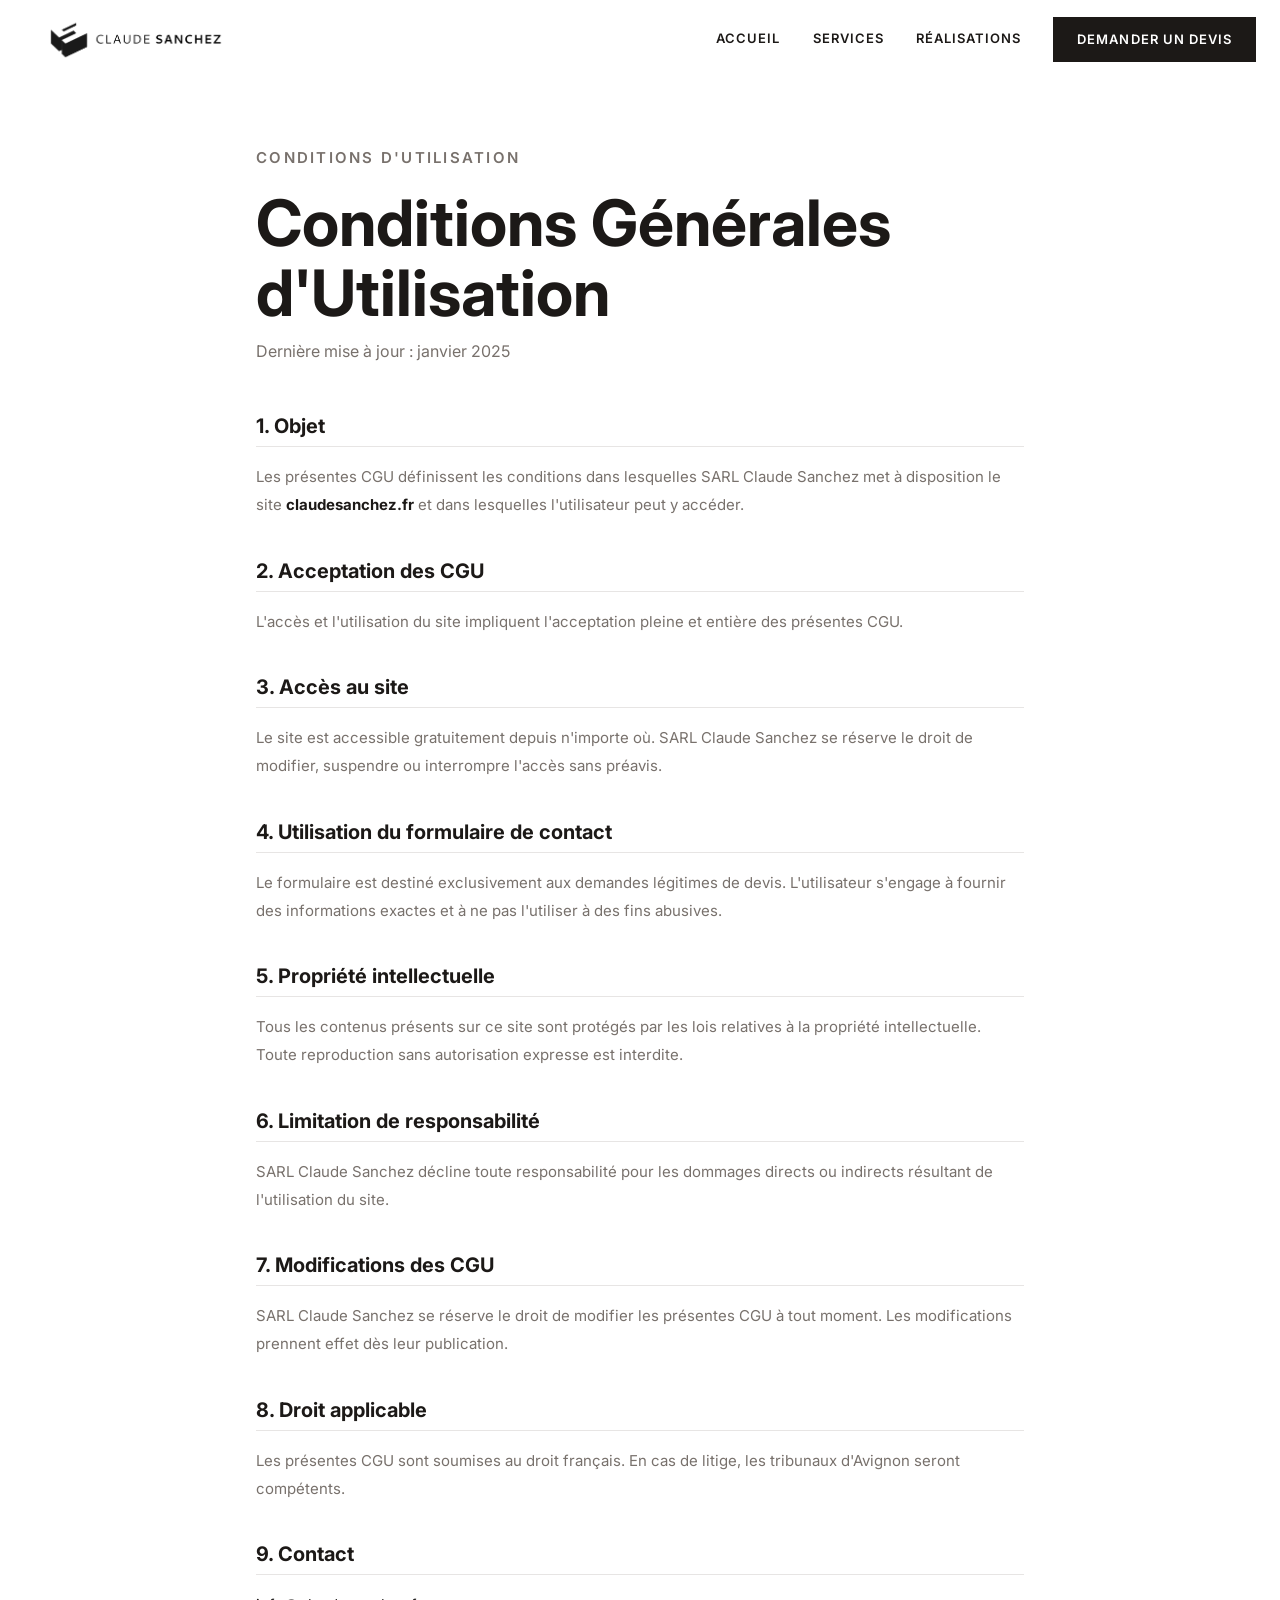
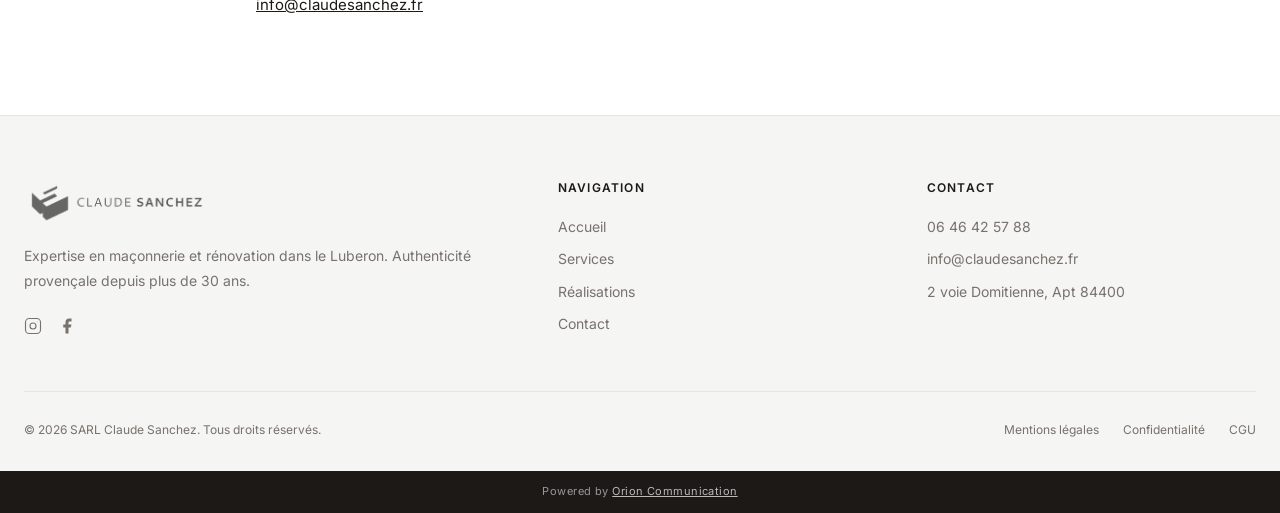
<file: cgu.html>
<!DOCTYPE html>
<html lang="fr">
<head>
  <meta charset="UTF-8">
  <meta name="viewport" content="width=device-width, initial-scale=1.0">
  <title>Conditions Générales d'Utilisation | Claude Sanchez</title>
  <meta name="robots" content="noindex, nofollow">
  <link rel="icon" type="image/webp" href="./images/favicon.webp">
  <link rel="stylesheet" href="./css/styles.css">
</head>
<body>
<header id="header">
  <div class="container">
    <div class="header-inner">
      <a href="./index.html" class="logo"><img src="./images/logo.webp" alt="Claude Sanchez" width="220" height="44"></a>
      <nav>
        <a href="./index.html" class="nav-link">Accueil</a>
        <a href="./services.html" class="nav-link">Services</a>
        <a href="./realisations.html" class="nav-link">Réalisations</a>
        <a href="./contact.html" class="btn-nav">Demander un devis</a>
      </nav>
      <button class="hamburger" id="hamburger" aria-label="Ouvrir le menu" aria-expanded="false">
        <svg viewBox="0 0 24 24" fill="none" stroke="currentColor" stroke-width="2" stroke-linecap="round"><line x1="3" y1="6" x2="21" y2="6"/><line x1="3" y1="12" x2="21" y2="12"/><line x1="3" y1="18" x2="21" y2="18"/></svg>
      </button>
    </div>
  </div>
  <div class="mobile-menu" id="mobile-menu">
    <a href="./index.html">Accueil</a><a href="./services.html">Services</a><a href="./realisations.html">Réalisations</a><a href="./contact.html" class="btn-nav">Demander un devis</a>
  </div>
</header>
<section class="prose-page">
  <div class="container">
    <div class="prose">
      <p class="section-label">Conditions d'utilisation</p>
      <h1 class="page-title mb-4">Conditions Générales d'Utilisation</h1>
      <p class="page-subtitle">Dernière mise à jour : janvier 2025</p>
      <h2>1. Objet</h2>
      <p>Les présentes CGU définissent les conditions dans lesquelles SARL Claude Sanchez met à disposition le site <strong>claudesanchez.fr</strong> et dans lesquelles l'utilisateur peut y accéder.</p>
      <h2>2. Acceptation des CGU</h2>
      <p>L'accès et l'utilisation du site impliquent l'acceptation pleine et entière des présentes CGU.</p>
      <h2>3. Accès au site</h2>
      <p>Le site est accessible gratuitement depuis n'importe où. SARL Claude Sanchez se réserve le droit de modifier, suspendre ou interrompre l'accès sans préavis.</p>
      <h2>4. Utilisation du formulaire de contact</h2>
      <p>Le formulaire est destiné exclusivement aux demandes légitimes de devis. L'utilisateur s'engage à fournir des informations exactes et à ne pas l'utiliser à des fins abusives.</p>
      <h2>5. Propriété intellectuelle</h2>
      <p>Tous les contenus présents sur ce site sont protégés par les lois relatives à la propriété intellectuelle. Toute reproduction sans autorisation expresse est interdite.</p>
      <h2>6. Limitation de responsabilité</h2>
      <p>SARL Claude Sanchez décline toute responsabilité pour les dommages directs ou indirects résultant de l'utilisation du site.</p>
      <h2>7. Modifications des CGU</h2>
      <p>SARL Claude Sanchez se réserve le droit de modifier les présentes CGU à tout moment. Les modifications prennent effet dès leur publication.</p>
      <h2>8. Droit applicable</h2>
      <p>Les présentes CGU sont soumises au droit français. En cas de litige, les tribunaux d'Avignon seront compétents.</p>
      <h2>9. Contact</h2>
      <p><a href="mailto:info@claudesanchez.fr">info@claudesanchez.fr</a></p>
    </div>
  </div>
</section>
<footer>
  <div class="container">
    <div class="footer-grid">
      <div>
        <a href="./index.html"><img src="./images/logo.webp" alt="Claude Sanchez" class="footer-logo"></a>
        <p class="footer-desc">Expertise en maçonnerie et rénovation dans le Luberon. Authenticité provençale depuis plus de 30 ans.</p>
        <div class="footer-socials">
          <a href="https://www.instagram.com/_claudesanchez_/?hl=fr" target="_blank" rel="noopener noreferrer" aria-label="Instagram"><svg viewBox="0 0 24 24" fill="none" stroke="currentColor" stroke-width="1.5" stroke-linecap="round"><rect x="2" y="2" width="20" height="20" rx="5"/><circle cx="12" cy="12" r="4"/><circle cx="17.5" cy="6.5" r=".5" fill="currentColor" stroke="none"/></svg></a>
          <a href="https://www.facebook.com/claude.sanchez.5205" target="_blank" rel="noopener noreferrer" aria-label="Facebook"><svg viewBox="0 0 24 24" fill="currentColor"><path d="M18 2h-3a5 5 0 0 0-5 5v3H7v4h3v8h4v-8h3l1-4h-4V7a1 1 0 0 1 1-1h3z"/></svg></a>
        </div>
      </div>
      <div class="footer-col"><h3>Navigation</h3><ul class="footer-links"><li><a href="./index.html">Accueil</a></li><li><a href="./services.html">Services</a></li><li><a href="./realisations.html">Réalisations</a></li><li><a href="./contact.html">Contact</a></li></ul></div>
      <div class="footer-col"><h3>Contact</h3><ul class="footer-links"><li><a href="tel:0646425788">06 46 42 57 88</a></li><li><a href="mailto:info@claudesanchez.fr">info@claudesanchez.fr</a></li><li><a href="https://www.google.com/maps/search/2+voie+Domitienne+Apt+84400+Vaucluse" target="_blank" rel="noopener noreferrer">2 voie Domitienne, Apt 84400</a></li></ul></div>
    </div>
    <div class="footer-bottom">
      <p class="footer-copy">&copy; 2026 SARL Claude Sanchez. Tous droits réservés.</p>
      <div class="footer-legal"><a href="./mentions-legales.html">Mentions légales</a><a href="./politique-de-confidentialite.html">Confidentialité</a><a href="./cgu.html">CGU</a></div>
    </div>
  </div>
</footer>
<div class="sub-footer">Powered by <a href="https://communication-orion.fr" target="_blank" rel="noopener noreferrer">Orion Communication</a></div>
<script src="./js/main.js"></script>
</body>
</html>
</file>
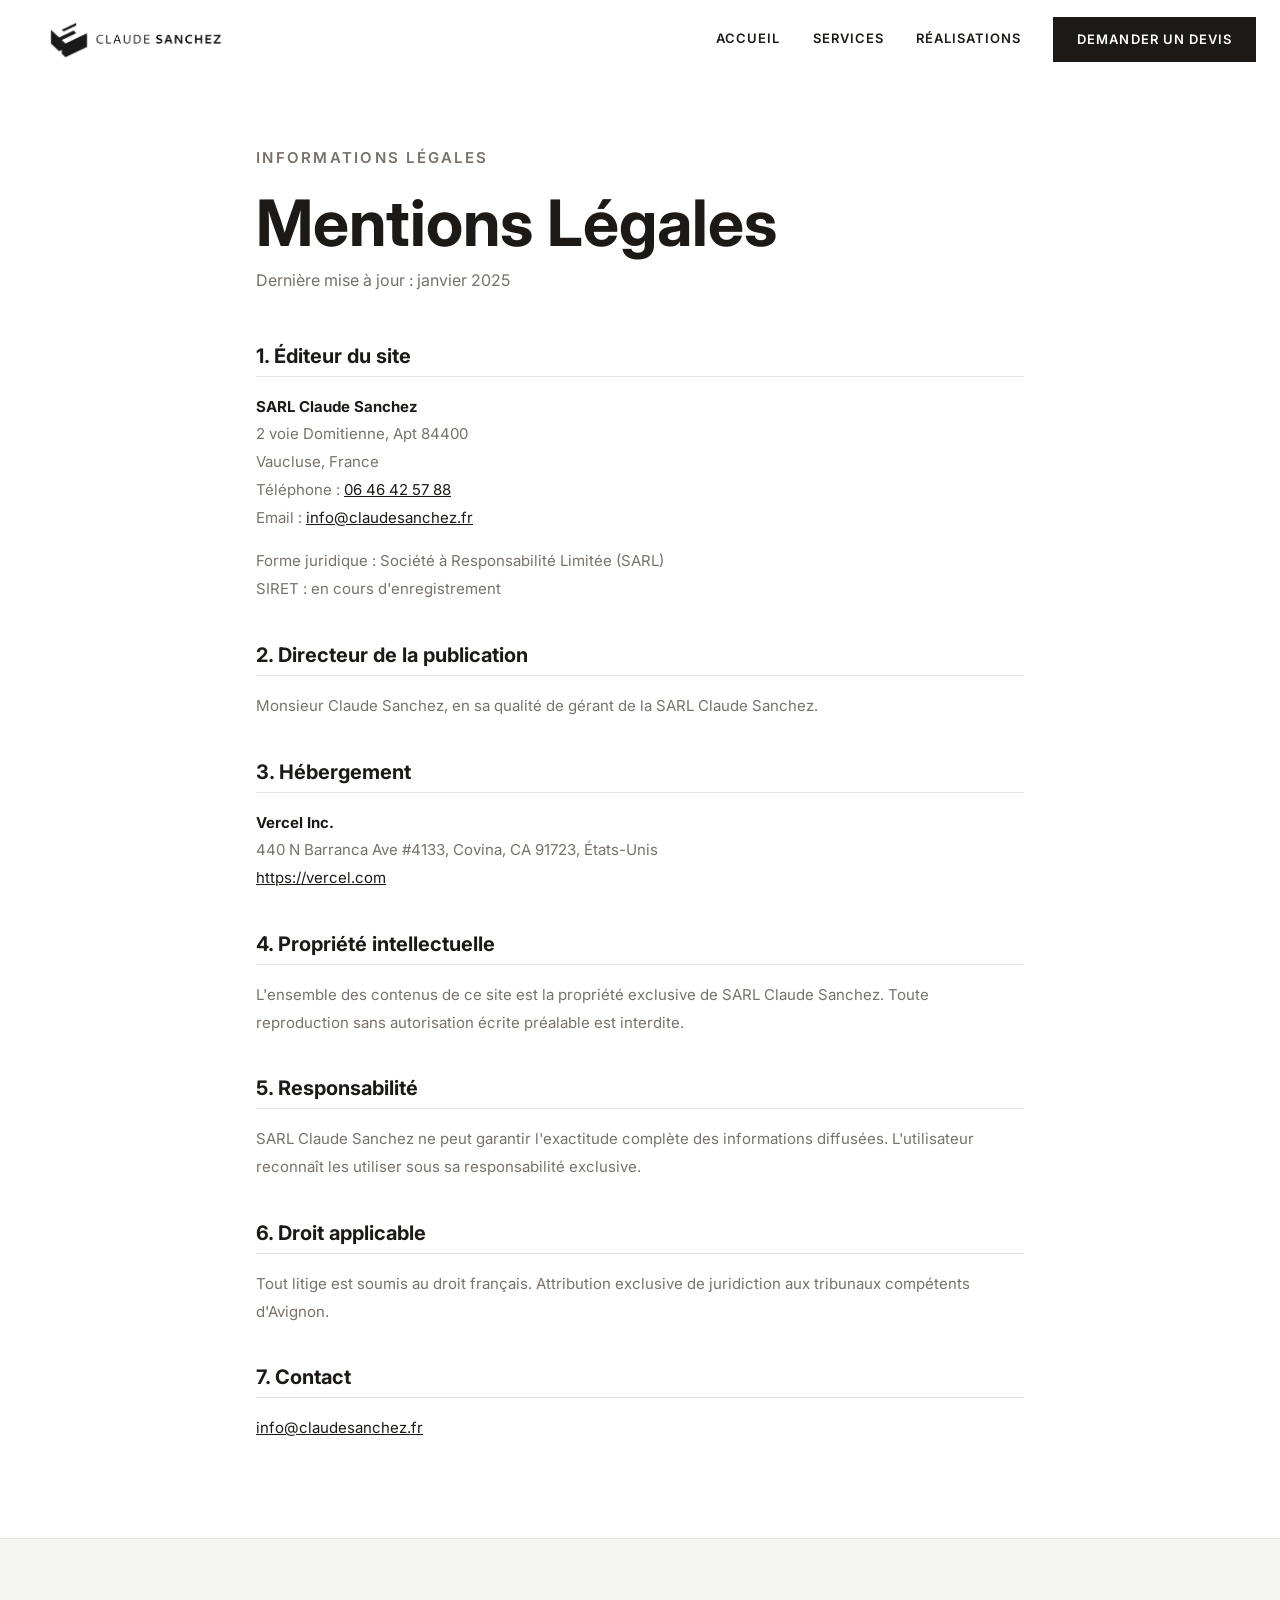
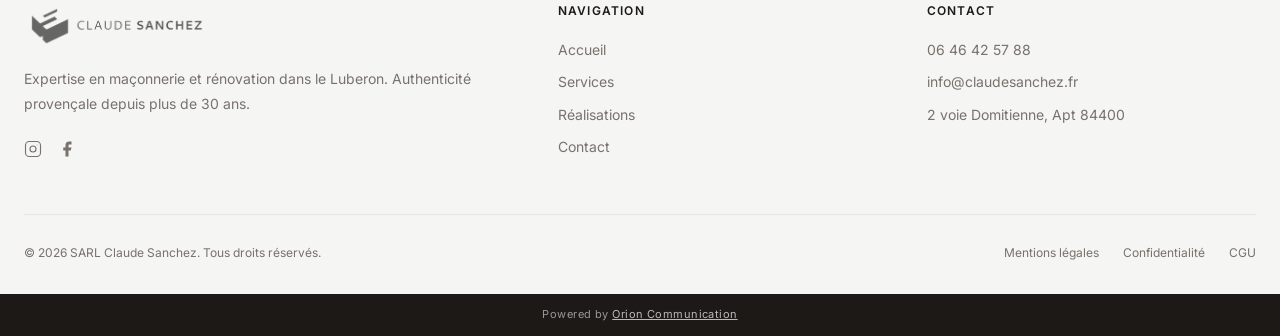
<file: mentions-legales.html>
<!DOCTYPE html>
<html lang="fr">
<head>
  <meta charset="UTF-8">
  <meta name="viewport" content="width=device-width, initial-scale=1.0">
  <title>Mentions Légales | Claude Sanchez</title>
  <meta name="robots" content="noindex, nofollow">
  <link rel="icon" type="image/webp" href="./images/favicon.webp">
  <link rel="stylesheet" href="./css/styles.css">
</head>
<body>
<header id="header">
  <div class="container">
    <div class="header-inner">
      <a href="./index.html" class="logo"><img src="./images/logo.webp" alt="Claude Sanchez" width="220" height="44"></a>
      <nav>
        <a href="./index.html" class="nav-link">Accueil</a>
        <a href="./services.html" class="nav-link">Services</a>
        <a href="./realisations.html" class="nav-link">Réalisations</a>
        <a href="./contact.html" class="btn-nav">Demander un devis</a>
      </nav>
      <button class="hamburger" id="hamburger" aria-label="Ouvrir le menu" aria-expanded="false">
        <svg viewBox="0 0 24 24" fill="none" stroke="currentColor" stroke-width="2" stroke-linecap="round"><line x1="3" y1="6" x2="21" y2="6"/><line x1="3" y1="12" x2="21" y2="12"/><line x1="3" y1="18" x2="21" y2="18"/></svg>
      </button>
    </div>
  </div>
  <div class="mobile-menu" id="mobile-menu">
    <a href="./index.html">Accueil</a><a href="./services.html">Services</a><a href="./realisations.html">Réalisations</a><a href="./contact.html" class="btn-nav">Demander un devis</a>
  </div>
</header>
<section class="prose-page">
  <div class="container">
    <div class="prose">
      <p class="section-label">Informations légales</p>
      <h1 class="page-title mb-4">Mentions Légales</h1>
      <p class="page-subtitle">Dernière mise à jour : janvier 2025</p>
      <h2>1. Éditeur du site</h2>
      <p><strong>SARL Claude Sanchez</strong><br>2 voie Domitienne, Apt 84400<br>Vaucluse, France<br>Téléphone : <a href="tel:0646425788">06 46 42 57 88</a><br>Email : <a href="mailto:info@claudesanchez.fr">info@claudesanchez.fr</a></p>
      <p>Forme juridique : Société à Responsabilité Limitée (SARL)<br>SIRET : en cours d'enregistrement</p>
      <h2>2. Directeur de la publication</h2>
      <p>Monsieur Claude Sanchez, en sa qualité de gérant de la SARL Claude Sanchez.</p>
      <h2>3. Hébergement</h2>
      <p><strong>Vercel Inc.</strong><br>440 N Barranca Ave #4133, Covina, CA 91723, États-Unis<br><a href="https://vercel.com" target="_blank" rel="noopener noreferrer">https://vercel.com</a></p>
      <h2>4. Propriété intellectuelle</h2>
      <p>L'ensemble des contenus de ce site est la propriété exclusive de SARL Claude Sanchez. Toute reproduction sans autorisation écrite préalable est interdite.</p>
      <h2>5. Responsabilité</h2>
      <p>SARL Claude Sanchez ne peut garantir l'exactitude complète des informations diffusées. L'utilisateur reconnaît les utiliser sous sa responsabilité exclusive.</p>
      <h2>6. Droit applicable</h2>
      <p>Tout litige est soumis au droit français. Attribution exclusive de juridiction aux tribunaux compétents d'Avignon.</p>
      <h2>7. Contact</h2>
      <p><a href="mailto:info@claudesanchez.fr">info@claudesanchez.fr</a></p>
    </div>
  </div>
</section>
<footer>
  <div class="container">
    <div class="footer-grid">
      <div>
        <a href="./index.html"><img src="./images/logo.webp" alt="Claude Sanchez" class="footer-logo"></a>
        <p class="footer-desc">Expertise en maçonnerie et rénovation dans le Luberon. Authenticité provençale depuis plus de 30 ans.</p>
        <div class="footer-socials">
          <a href="https://www.instagram.com/_claudesanchez_/?hl=fr" target="_blank" rel="noopener noreferrer" aria-label="Instagram"><svg viewBox="0 0 24 24" fill="none" stroke="currentColor" stroke-width="1.5" stroke-linecap="round"><rect x="2" y="2" width="20" height="20" rx="5"/><circle cx="12" cy="12" r="4"/><circle cx="17.5" cy="6.5" r=".5" fill="currentColor" stroke="none"/></svg></a>
          <a href="https://www.facebook.com/claude.sanchez.5205" target="_blank" rel="noopener noreferrer" aria-label="Facebook"><svg viewBox="0 0 24 24" fill="currentColor"><path d="M18 2h-3a5 5 0 0 0-5 5v3H7v4h3v8h4v-8h3l1-4h-4V7a1 1 0 0 1 1-1h3z"/></svg></a>
        </div>
      </div>
      <div class="footer-col"><h3>Navigation</h3><ul class="footer-links"><li><a href="./index.html">Accueil</a></li><li><a href="./services.html">Services</a></li><li><a href="./realisations.html">Réalisations</a></li><li><a href="./contact.html">Contact</a></li></ul></div>
      <div class="footer-col"><h3>Contact</h3><ul class="footer-links"><li><a href="tel:0646425788">06 46 42 57 88</a></li><li><a href="mailto:info@claudesanchez.fr">info@claudesanchez.fr</a></li><li><a href="https://www.google.com/maps/search/2+voie+Domitienne+Apt+84400+Vaucluse" target="_blank" rel="noopener noreferrer">2 voie Domitienne, Apt 84400</a></li></ul></div>
    </div>
    <div class="footer-bottom">
      <p class="footer-copy">&copy; 2026 SARL Claude Sanchez. Tous droits réservés.</p>
      <div class="footer-legal"><a href="./mentions-legales.html">Mentions légales</a><a href="./politique-de-confidentialite.html">Confidentialité</a><a href="./cgu.html">CGU</a></div>
    </div>
  </div>
</footer>
<div class="sub-footer">Powered by <a href="https://communication-orion.fr" target="_blank" rel="noopener noreferrer">Orion Communication</a></div>
<script src="./js/main.js"></script>
</body>
</html>
</file>
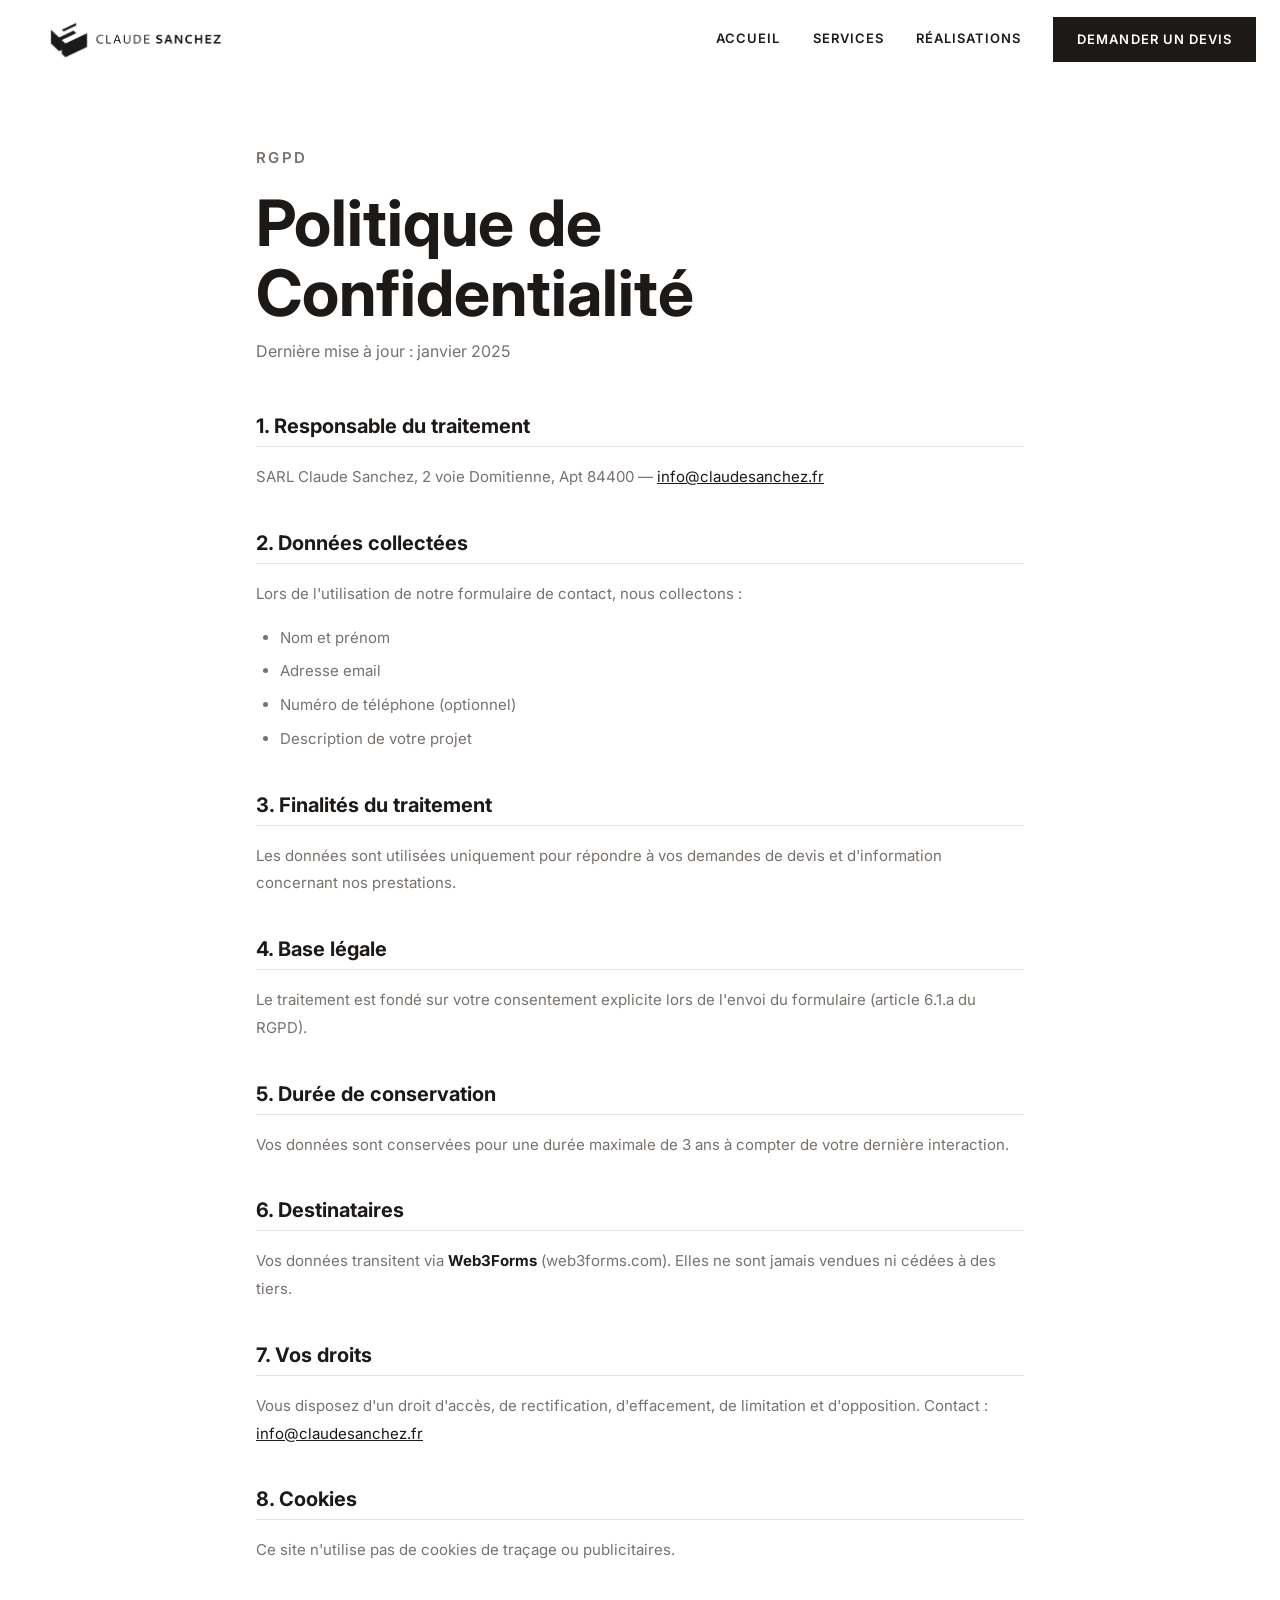
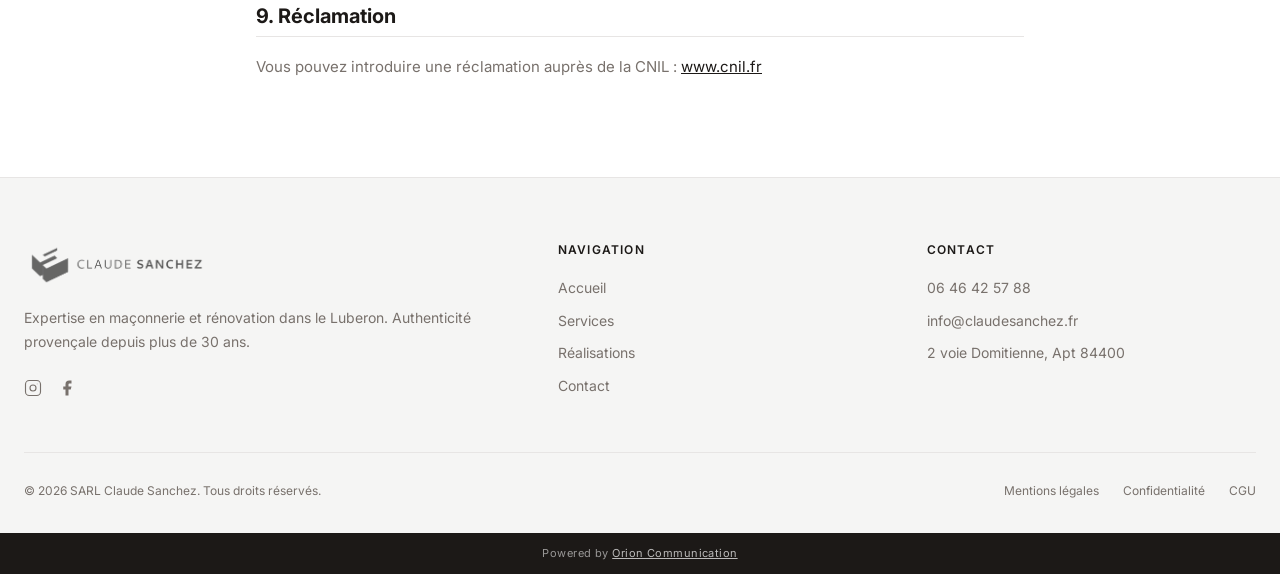
<file: politique-de-confidentialite.html>
<!DOCTYPE html>
<html lang="fr">
<head>
  <meta charset="UTF-8">
  <meta name="viewport" content="width=device-width, initial-scale=1.0">
  <title>Politique de Confidentialité | Claude Sanchez</title>
  <meta name="robots" content="noindex, nofollow">
  <link rel="icon" type="image/webp" href="./images/favicon.webp">
  <link rel="stylesheet" href="./css/styles.css">
</head>
<body>
<header id="header">
  <div class="container">
    <div class="header-inner">
      <a href="./index.html" class="logo"><img src="./images/logo.webp" alt="Claude Sanchez" width="220" height="44"></a>
      <nav>
        <a href="./index.html" class="nav-link">Accueil</a>
        <a href="./services.html" class="nav-link">Services</a>
        <a href="./realisations.html" class="nav-link">Réalisations</a>
        <a href="./contact.html" class="btn-nav">Demander un devis</a>
      </nav>
      <button class="hamburger" id="hamburger" aria-label="Ouvrir le menu" aria-expanded="false">
        <svg viewBox="0 0 24 24" fill="none" stroke="currentColor" stroke-width="2" stroke-linecap="round"><line x1="3" y1="6" x2="21" y2="6"/><line x1="3" y1="12" x2="21" y2="12"/><line x1="3" y1="18" x2="21" y2="18"/></svg>
      </button>
    </div>
  </div>
  <div class="mobile-menu" id="mobile-menu">
    <a href="./index.html">Accueil</a><a href="./services.html">Services</a><a href="./realisations.html">Réalisations</a><a href="./contact.html" class="btn-nav">Demander un devis</a>
  </div>
</header>
<section class="prose-page">
  <div class="container">
    <div class="prose">
      <p class="section-label">RGPD</p>
      <h1 class="page-title mb-4">Politique de Confidentialité</h1>
      <p class="page-subtitle">Dernière mise à jour : janvier 2025</p>
      <h2>1. Responsable du traitement</h2>
      <p>SARL Claude Sanchez, 2 voie Domitienne, Apt 84400 — <a href="mailto:info@claudesanchez.fr">info@claudesanchez.fr</a></p>
      <h2>2. Données collectées</h2>
      <p>Lors de l'utilisation de notre formulaire de contact, nous collectons :</p>
      <ul><li>Nom et prénom</li><li>Adresse email</li><li>Numéro de téléphone (optionnel)</li><li>Description de votre projet</li></ul>
      <h2>3. Finalités du traitement</h2>
      <p>Les données sont utilisées uniquement pour répondre à vos demandes de devis et d'information concernant nos prestations.</p>
      <h2>4. Base légale</h2>
      <p>Le traitement est fondé sur votre consentement explicite lors de l'envoi du formulaire (article 6.1.a du RGPD).</p>
      <h2>5. Durée de conservation</h2>
      <p>Vos données sont conservées pour une durée maximale de 3 ans à compter de votre dernière interaction.</p>
      <h2>6. Destinataires</h2>
      <p>Vos données transitent via <strong>Web3Forms</strong> (web3forms.com). Elles ne sont jamais vendues ni cédées à des tiers.</p>
      <h2>7. Vos droits</h2>
      <p>Vous disposez d'un droit d'accès, de rectification, d'effacement, de limitation et d'opposition. Contact : <a href="mailto:info@claudesanchez.fr">info@claudesanchez.fr</a></p>
      <h2>8. Cookies</h2>
      <p>Ce site n'utilise pas de cookies de traçage ou publicitaires.</p>
      <h2>9. Réclamation</h2>
      <p>Vous pouvez introduire une réclamation auprès de la CNIL : <a href="https://www.cnil.fr" target="_blank" rel="noopener noreferrer">www.cnil.fr</a></p>
    </div>
  </div>
</section>
<footer>
  <div class="container">
    <div class="footer-grid">
      <div>
        <a href="./index.html"><img src="./images/logo.webp" alt="Claude Sanchez" class="footer-logo"></a>
        <p class="footer-desc">Expertise en maçonnerie et rénovation dans le Luberon. Authenticité provençale depuis plus de 30 ans.</p>
        <div class="footer-socials">
          <a href="https://www.instagram.com/_claudesanchez_/?hl=fr" target="_blank" rel="noopener noreferrer" aria-label="Instagram"><svg viewBox="0 0 24 24" fill="none" stroke="currentColor" stroke-width="1.5" stroke-linecap="round"><rect x="2" y="2" width="20" height="20" rx="5"/><circle cx="12" cy="12" r="4"/><circle cx="17.5" cy="6.5" r=".5" fill="currentColor" stroke="none"/></svg></a>
          <a href="https://www.facebook.com/claude.sanchez.5205" target="_blank" rel="noopener noreferrer" aria-label="Facebook"><svg viewBox="0 0 24 24" fill="currentColor"><path d="M18 2h-3a5 5 0 0 0-5 5v3H7v4h3v8h4v-8h3l1-4h-4V7a1 1 0 0 1 1-1h3z"/></svg></a>
        </div>
      </div>
      <div class="footer-col"><h3>Navigation</h3><ul class="footer-links"><li><a href="./index.html">Accueil</a></li><li><a href="./services.html">Services</a></li><li><a href="./realisations.html">Réalisations</a></li><li><a href="./contact.html">Contact</a></li></ul></div>
      <div class="footer-col"><h3>Contact</h3><ul class="footer-links"><li><a href="tel:0646425788">06 46 42 57 88</a></li><li><a href="mailto:info@claudesanchez.fr">info@claudesanchez.fr</a></li><li><a href="https://www.google.com/maps/search/2+voie+Domitienne+Apt+84400+Vaucluse" target="_blank" rel="noopener noreferrer">2 voie Domitienne, Apt 84400</a></li></ul></div>
    </div>
    <div class="footer-bottom">
      <p class="footer-copy">&copy; 2026 SARL Claude Sanchez. Tous droits réservés.</p>
      <div class="footer-legal"><a href="./mentions-legales.html">Mentions légales</a><a href="./politique-de-confidentialite.html">Confidentialité</a><a href="./cgu.html">CGU</a></div>
    </div>
  </div>
</footer>
<div class="sub-footer">Powered by <a href="https://communication-orion.fr" target="_blank" rel="noopener noreferrer">Orion Communication</a></div>
<script src="./js/main.js"></script>
</body>
</html>
</file>
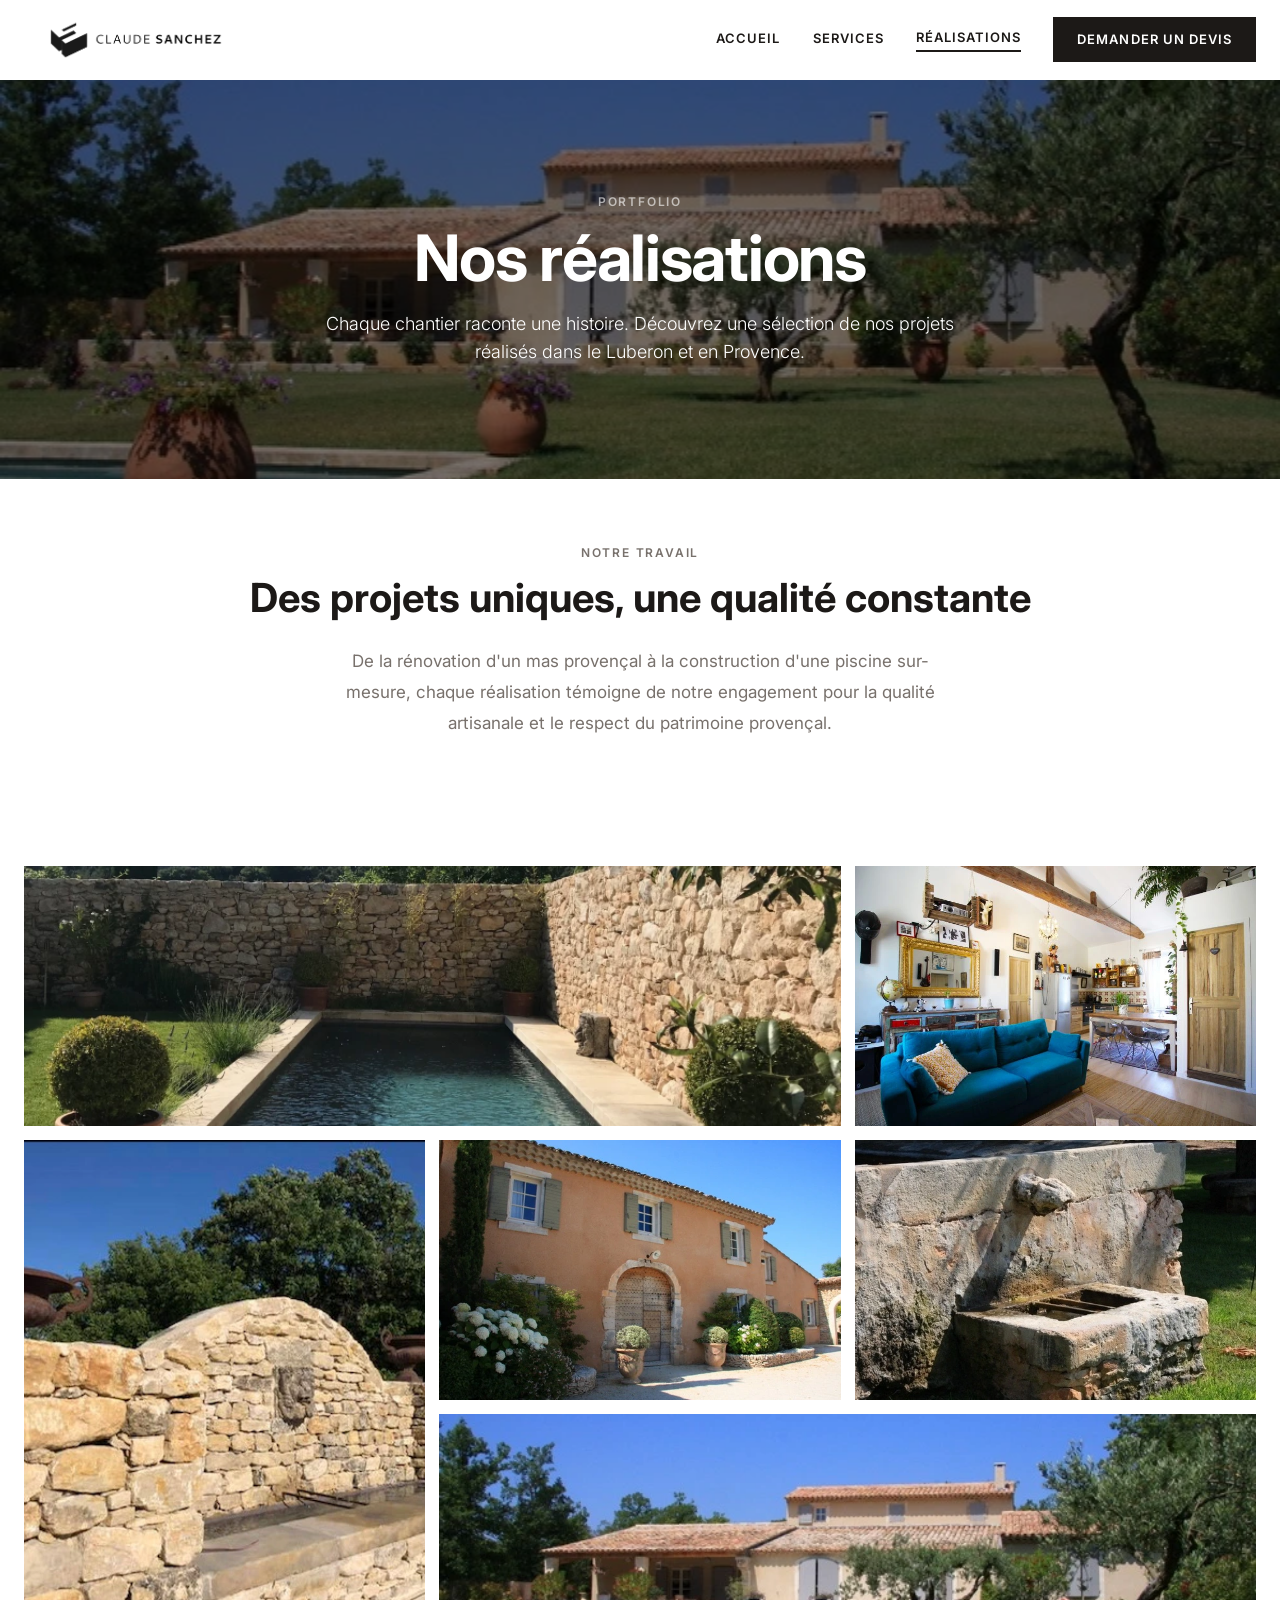
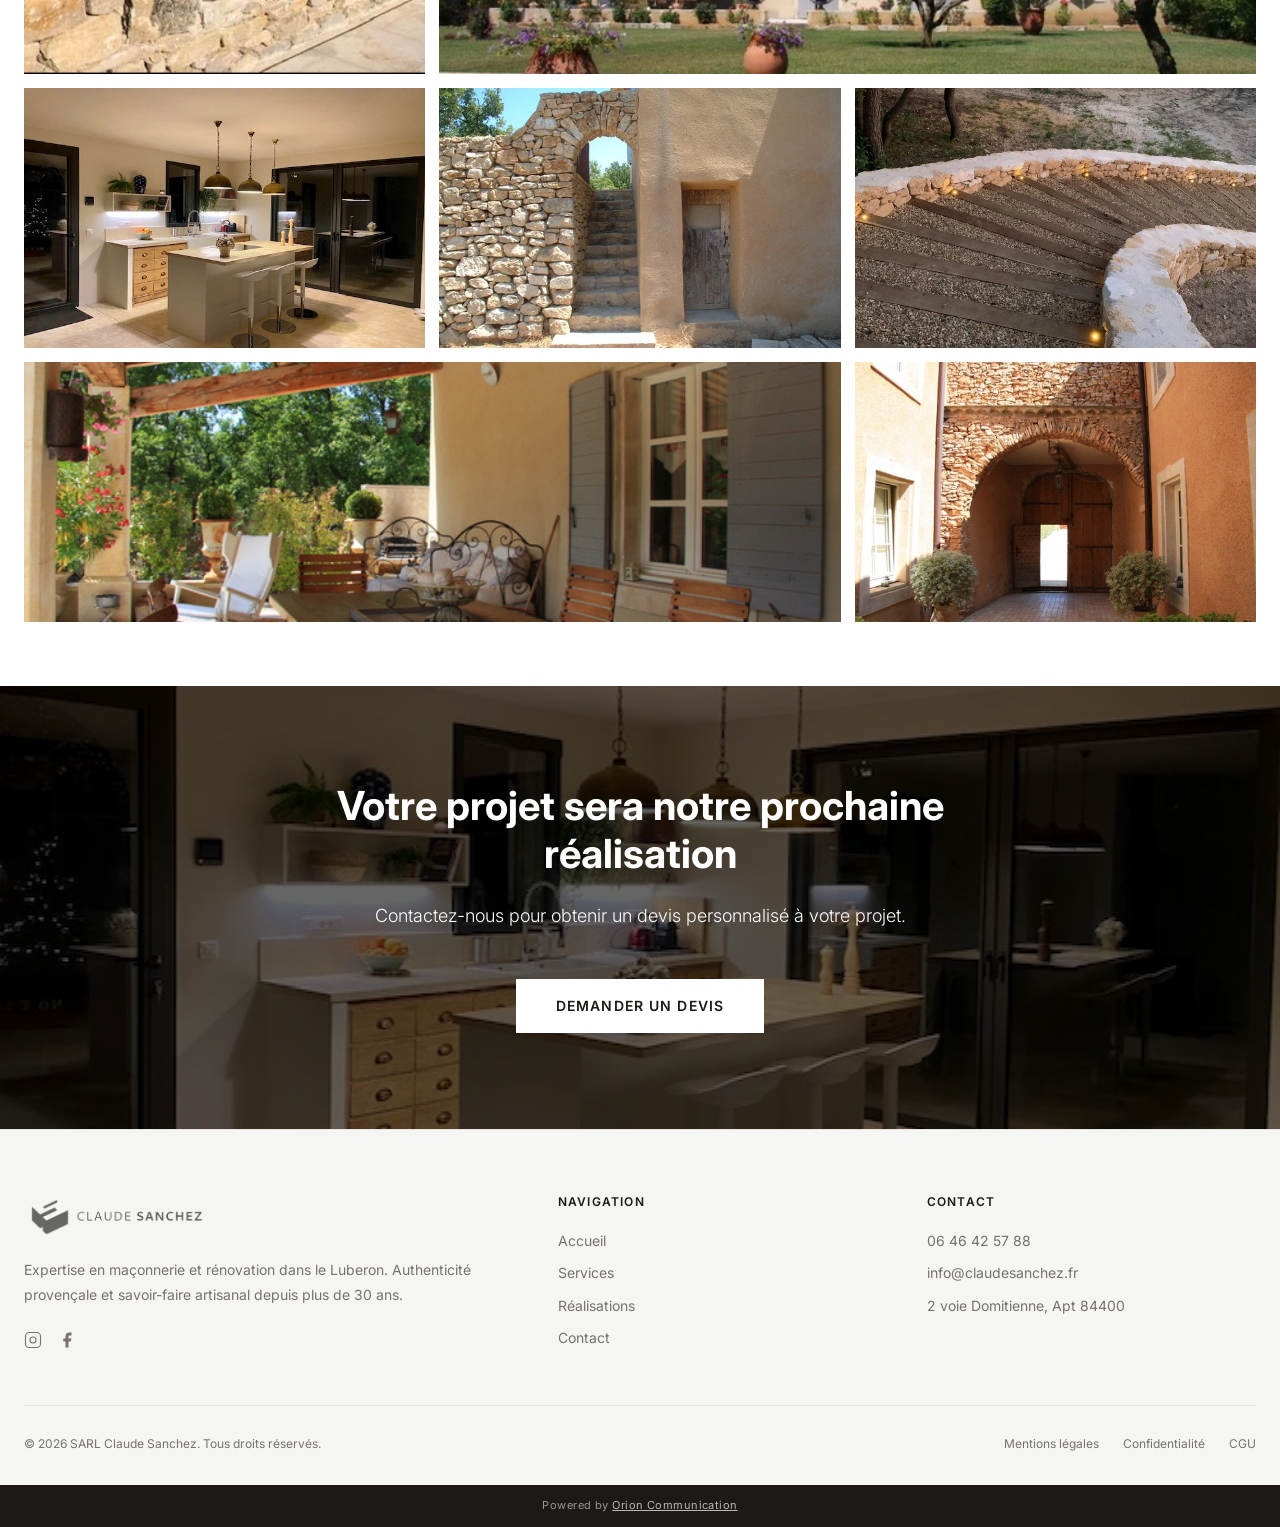
<file: realisations.html>
<!DOCTYPE html>
<html lang="fr">
<head>
  <meta charset="UTF-8">
  <meta name="viewport" content="width=device-width, initial-scale=1.0">
  <title>Réalisations Maçonnerie &amp; Rénovation Luberon | Claude Sanchez</title>
  <meta name="description" content="Découvrez les réalisations de SARL Claude Sanchez : piscines, rénovations de mas, façades en pierre, espaces extérieurs et fontaines dans le Luberon.">
  <meta name="robots" content="index, follow">
  <link rel="canonical" href="https://claudesanchez.fr/realisations">
  <link rel="icon" type="image/webp" href="./images/favicon.webp">
  <link rel="stylesheet" href="./css/styles.css">
</head>
<body>

<!-- ─── HEADER ─── -->
<header id="header">
  <div class="container">
    <div class="header-inner">
      <a href="./index.html" class="logo">
        <img src="./images/logo.webp" alt="Claude Sanchez" width="220" height="44">
      </a>
      <nav>
        <a href="./index.html" class="nav-link">Accueil</a>
        <a href="./services.html" class="nav-link">Services</a>
        <a href="./realisations.html" class="nav-link active">Réalisations</a>
        <a href="./contact.html" class="btn-nav">Demander un devis</a>
      </nav>
      <button class="hamburger" id="hamburger" aria-label="Ouvrir le menu" aria-expanded="false">
        <svg viewBox="0 0 24 24" fill="none" stroke="currentColor" stroke-width="2" stroke-linecap="round"><line x1="3" y1="6" x2="21" y2="6"/><line x1="3" y1="12" x2="21" y2="12"/><line x1="3" y1="18" x2="21" y2="18"/></svg>
      </button>
    </div>
  </div>
  <div class="mobile-menu" id="mobile-menu">
    <a href="./index.html">Accueil</a>
    <a href="./services.html">Services</a>
    <a href="./realisations.html">Réalisations</a>
    <a href="./contact.html" class="btn-nav">Demander un devis</a>
  </div>
</header>

<!-- ─── BANNER ─── -->
<div class="page-banner" style="background-image: url('./images/hero-realisations.webp');">
  <div class="hero-overlay"></div>
  <div class="page-banner-content">
    <span class="section-label hero-anim hero-anim-1" style="color:rgba(255,255,255,.6)">Portfolio</span>
    <h1 class="hero-anim hero-anim-2">Nos réalisations</h1>
    <p class="hero-anim hero-anim-3">Chaque chantier raconte une histoire. Découvrez une sélection de nos projets réalisés dans le Luberon et en Provence.</p>
  </div>
</div>

<!-- ─── INTRO ─── -->
<section class="section--sm">
  <div class="container text-center">
    <span class="section-label reveal">Notre travail</span>
    <h2 class="mb-6 reveal">Des projets uniques, une qualité constante</h2>
    <p class="text-muted reveal" style="max-width:640px; margin-inline:auto; font-size:1.0625rem; line-height:1.8">
      De la rénovation d'un mas provençal à la construction d'une piscine sur-mesure, chaque réalisation témoigne de notre engagement pour la qualité artisanale et le respect du patrimoine provençal.
    </p>
  </div>
</section>

<!-- ─── GALLERY ─── -->
<section class="section--sm">
  <div class="container">
    <div class="gallery-grid">
      <div class="gallery-item wide reveal">
        <img src="./images/gallery-piscine.webp" alt="Piscine sur-mesure — Luberon" loading="lazy">
        <div class="gallery-caption"><span>Piscine sur-mesure</span></div>
      </div>
      <div class="gallery-item reveal">
        <img src="./images/gallery-salon.webp" alt="Rénovation salon provençal" loading="lazy">
        <div class="gallery-caption"><span>Rénovation intérieure</span></div>
      </div>
      <div class="gallery-item tall reveal">
        <img src="./images/gallery-fontaine-pierres.webp" alt="Fontaine en pierres naturelles" loading="lazy">
        <div class="gallery-caption"><span>Fontaine en pierres</span></div>
      </div>
      <div class="gallery-item reveal">
        <img src="./images/gallery-facade.webp" alt="Façade rénovée en pierre" loading="lazy">
        <div class="gallery-caption"><span>Rénovation de façade</span></div>
      </div>
      <div class="gallery-item reveal">
        <img src="./images/gallery-fontaine.webp" alt="Fontaine décorative — Luberon" loading="lazy">
        <div class="gallery-caption"><span>Fontaine décorative</span></div>
      </div>
      <div class="gallery-item wide reveal">
        <img src="./images/gallery-maison.webp" alt="Mas provençal rénové avec piscine" loading="lazy">
        <div class="gallery-caption"><span>Mas provençal</span></div>
      </div>
      <div class="gallery-item reveal">
        <img src="./images/gallery-cuisine.webp" alt="Rénovation cuisine" loading="lazy">
        <div class="gallery-caption"><span>Cuisine rénovée</span></div>
      </div>
      <div class="gallery-item reveal">
        <img src="./images/gallery-escaliers-pierres.webp" alt="Escalier extérieur en pierre" loading="lazy">
        <div class="gallery-caption"><span>Escalier en pierres</span></div>
      </div>
      <div class="gallery-item reveal">
        <img src="./images/gallery-escaliers-bois.webp" alt="Escalier intérieur bois et pierre" loading="lazy">
        <div class="gallery-caption"><span>Escalier intérieur</span></div>
      </div>
      <div class="gallery-item wide reveal">
        <img src="./images/gallery-terrasse.jpg" alt="Terrasse en pierre — Luberon" loading="lazy">
        <div class="gallery-caption"><span>Terrasse en pierre</span></div>
      </div>
      <div class="gallery-item reveal">
        <img src="./images/gallery-entree.webp" alt="Aménagement entrée" loading="lazy">
        <div class="gallery-caption"><span>Aménagement entrée</span></div>
      </div>
    </div>
  </div>
</section>

<!-- ─── CTA ─── -->
<section class="cta-section" style="background-image: url('./images/gallery-cuisine.webp');">
  <div class="hero-overlay"></div>
  <div class="cta-content">
    <h2 class="reveal">Votre projet sera notre prochaine réalisation</h2>
    <p class="reveal">Contactez-nous pour obtenir un devis personnalisé à votre projet.</p>
    <div class="btns reveal">
      <a href="./contact.html" class="btn btn-white">Demander un devis</a>
    </div>
  </div>
</section>

<!-- ─── FOOTER ─── -->
<footer>
  <div class="container">
    <div class="footer-grid">
      <div>
        <a href="./index.html"><img src="./images/logo.webp" alt="Claude Sanchez" class="footer-logo"></a>
        <p class="footer-desc">Expertise en maçonnerie et rénovation dans le Luberon. Authenticité provençale et savoir-faire artisanal depuis plus de 30 ans.</p>
        <div class="footer-socials">
          <a href="https://www.instagram.com/_claudesanchez_/?hl=fr" target="_blank" rel="noopener noreferrer" aria-label="Instagram">
            <svg viewBox="0 0 24 24" fill="none" stroke="currentColor" stroke-width="1.5" stroke-linecap="round"><rect x="2" y="2" width="20" height="20" rx="5"/><circle cx="12" cy="12" r="4"/><circle cx="17.5" cy="6.5" r=".5" fill="currentColor" stroke="none"/></svg>
          </a>
          <a href="https://www.facebook.com/claude.sanchez.5205" target="_blank" rel="noopener noreferrer" aria-label="Facebook">
            <svg viewBox="0 0 24 24" fill="currentColor"><path d="M18 2h-3a5 5 0 0 0-5 5v3H7v4h3v8h4v-8h3l1-4h-4V7a1 1 0 0 1 1-1h3z"/></svg>
          </a>
        </div>
      </div>
      <div class="footer-col">
        <h3>Navigation</h3>
        <ul class="footer-links">
          <li><a href="./index.html">Accueil</a></li>
          <li><a href="./services.html">Services</a></li>
          <li><a href="./realisations.html">Réalisations</a></li>
          <li><a href="./contact.html">Contact</a></li>
        </ul>
      </div>
      <div class="footer-col">
        <h3>Contact</h3>
        <ul class="footer-links">
          <li><a href="tel:0646425788">06 46 42 57 88</a></li>
          <li><a href="mailto:info@claudesanchez.fr">info@claudesanchez.fr</a></li>
          <li><a href="https://www.google.com/maps/search/2+voie+Domitienne+Apt+84400+Vaucluse" target="_blank" rel="noopener noreferrer">2 voie Domitienne, Apt 84400</a></li>
        </ul>
      </div>
    </div>
    <div class="footer-bottom">
      <p class="footer-copy">&copy; 2026 SARL Claude Sanchez. Tous droits réservés.</p>
      <div class="footer-legal">
        <a href="./mentions-legales.html">Mentions légales</a>
        <a href="./politique-de-confidentialite.html">Confidentialité</a>
        <a href="./cgu.html">CGU</a>
      </div>
    </div>
  </div>
</footer>
<div class="sub-footer">Powered by <a href="https://communication-orion.fr" target="_blank" rel="noopener noreferrer">Orion Communication</a></div>

<script src="./js/main.js"></script>
</body>
</html>
</file>
<file: css/styles.css>
/* ─── Google Font ─── */
@import url('https://fonts.googleapis.com/css2?family=Inter:wght@300;400;500;600;700&display=swap');

/* ─── Reset & Base ─── */
*, *::before, *::after { box-sizing: border-box; margin: 0; padding: 0; }
html { scroll-behavior: smooth; }
body {
  font-family: 'Inter', system-ui, -apple-system, sans-serif;
  color: #1c1917;
  background: #fff;
  -webkit-font-smoothing: antialiased;
  line-height: 1.6;
}
img { max-width: 100%; display: block; }
a { color: inherit; text-decoration: none; }

/* ─── Design Tokens ─── */
:root {
  --c-bg: #ffffff;
  --c-surface: #f5f5f4;
  --c-accent: #e7e5e4;
  --c-text: #1c1917;
  --c-muted: #78716c;
  --c-border: #e7e5e4;
  --c-dark: #1c1917;
  --header-h: 80px;
  --max-w: 1280px;
  --px: 1.5rem;
}

/* ─── Typography ─── */
h1 { font-size: clamp(2.25rem, 5vw, 4.5rem); font-weight: 700; line-height: 1.1; }
h2 { font-size: clamp(1.75rem, 3.5vw, 2.5rem); font-weight: 700; line-height: 1.2; }
h3 { font-size: 1.25rem; font-weight: 700; line-height: 1.3; }

/* ─── Layout ─── */
.container { width: 100%; max-width: var(--max-w); margin-inline: auto; padding-inline: var(--px); }
.section { padding-block: 6rem; }
.section--sm { padding-block: 4rem; }

/* ─── Header ─── */
header {
  position: fixed; top: 0; left: 0; right: 0;
  z-index: 100; background: #fff;
  height: var(--header-h);
  display: flex; align-items: center;
  border-bottom: 1px solid transparent;
  transition: border-color .3s, box-shadow .3s;
}
header.scrolled {
  box-shadow: 0 2px 16px rgba(0,0,0,.08);
  border-bottom-color: var(--c-border);
}
.header-inner { display: flex; align-items: center; justify-content: space-between; width: 100%; }
.logo img { height: 2.75rem; object-fit: contain; }
nav { display: flex; align-items: center; gap: 2rem; }
.nav-link {
  font-size: .8125rem; font-weight: 600;
  text-transform: uppercase; letter-spacing: .08em;
  color: #1c1917; transition: color .2s;
  padding-bottom: 2px;
}
.nav-link:hover { color: var(--c-muted); }
.nav-link.active { border-bottom: 2px solid #1c1917; }
.btn-nav {
  background: #1c1917; color: #fff;
  font-size: .8125rem; font-weight: 600;
  text-transform: uppercase; letter-spacing: .08em;
  padding: .75rem 1.5rem;
  white-space: nowrap;
  transition: background .25s, transform .25s, box-shadow .25s;
}
.btn-nav:hover {
  background: #44403c;
  transform: translateY(-1px);
  box-shadow: 0 4px 14px rgba(0,0,0,.18);
}
.hamburger {
  display: none; background: none; border: none;
  cursor: pointer; color: #1c1917; padding: .5rem;
}
.hamburger svg { width: 1.5rem; height: 1.5rem; }
.mobile-menu {
  display: none; position: absolute;
  top: 100%; left: 0; right: 0;
  background: #fff; border-top: 1px solid var(--c-border);
  padding: 1rem 1.5rem; flex-direction: column; gap: .25rem;
  box-shadow: 0 4px 16px rgba(0,0,0,.08);
}
.mobile-menu.open { display: flex; }
.mobile-menu a {
  display: block; padding: .875rem 0;
  border-bottom: 1px solid var(--c-border);
  font-weight: 500; font-size: .9375rem;
}
.mobile-menu a:last-child { border-bottom: none; }
.mobile-menu .btn-nav { text-align: center; margin-top: .75rem; border-bottom: none; }

@media (max-width: 900px) {
  nav { display: none; }
  .hamburger { display: block; }
}

/* ─── Buttons ─── */
.btn {
  display: inline-block;
  font-size: .875rem; font-weight: 600;
  text-transform: uppercase; letter-spacing: .08em;
  padding: 1rem 2.5rem;
  cursor: pointer; border: none;
  font-family: inherit;
  transition: background .25s, color .25s, border-color .25s, transform .25s, box-shadow .25s;
}
.btn:hover {
  transform: translateY(-2px);
  box-shadow: 0 6px 20px rgba(0,0,0,.2);
}
.btn-primary { background: #1c1917; color: #fff; }
.btn-primary:hover { background: #2d2925; }
.btn-outline-white { background: transparent; color: #fff; border: 1px solid rgba(255,255,255,.7); }
.btn-outline-white:hover { background: rgba(255,255,255,.2); border-color: #fff; box-shadow: 0 6px 20px rgba(0,0,0,.25); }
.btn-white { background: #fff; color: #1c1917; }
.btn-white:hover { background: #e7e5e4; box-shadow: 0 6px 20px rgba(0,0,0,.2); }
.btn-outline { background: transparent; color: #1c1917; border: 1px solid #1c1917; }
.btn-outline:hover { background: #1c1917; color: #fff; }

/* ─── Arrow link ─── */
.arrow-link {
  display: inline-flex; align-items: center; gap: .5rem;
  font-size: .8125rem; font-weight: 600;
  text-transform: uppercase; letter-spacing: .08em; color: #1c1917;
  transition: gap .2s, opacity .2s;
}
.arrow-link:hover { gap: .875rem; opacity: .75; }
.arrow-link svg { width: 1rem; height: 1rem; transition: transform .2s; }
.arrow-link:hover svg { transform: translateX(4px); }

/* ─── Divider ─── */
.divider { width: 3rem; height: 3px; background: #1c1917; }

/* ─── Hero entrance animation ─── */
@keyframes fadeUp {
  from { opacity: 0; transform: translateY(28px); }
  to   { opacity: 1; transform: translateY(0); }
}

.hero-anim { animation: fadeUp .85s cubic-bezier(.22,.61,.36,1) both; }
.hero-anim-1 { animation-delay: .1s; }
.hero-anim-2 { animation-delay: .3s; }
.hero-anim-3 { animation-delay: .5s; }
.hero-anim-4 { animation-delay: .7s; }

/* ─── Hero ─── */
.hero {
  position: relative; min-height: 100vh;
  display: flex; align-items: center; justify-content: center;
  background-size: cover; background-position: center;
  color: #fff; text-align: center; overflow: hidden;
}
.hero-overlay { position: absolute; inset: 0; background: rgba(0,0,0,.48); }
.hero-content {
  position: relative; z-index: 1;
  padding-top: var(--header-h);
  max-width: 950px; margin-inline: auto; padding-inline: 1.5rem;
}
.hero-content h1 { margin-bottom: 1.5rem; letter-spacing: -.02em; }
.hero-content p {
  font-size: clamp(1rem, 2.5vw, 1.25rem);
  font-weight: 300; opacity: .9;
  margin-bottom: 2.5rem; max-width: 640px; margin-inline: auto;
}
.hero-btns { display: flex; gap: 1rem; justify-content: center; flex-wrap: wrap; }
.hero-scroll-indicator {
  position: absolute; bottom: 2rem; left: 50%; transform: translateX(-50%);
  display: flex; flex-direction: column; align-items: center; gap: .5rem;
  color: rgba(255,255,255,.6); font-size: .75rem; letter-spacing: .1em;
  text-transform: uppercase; animation: bounce 2s infinite;
}
.hero-scroll-indicator svg { width: 1.5rem; height: 1.5rem; }
@keyframes bounce { 0%, 100% { transform: translateX(-50%) translateY(0); } 50% { transform: translateX(-50%) translateY(6px); } }

/* ─── Page Banner ─── */
.page-banner {
  position: relative; background-size: cover; background-position: center;
  color: #fff; text-align: center; overflow: hidden;
  padding-top: calc(var(--header-h) + 7rem); padding-bottom: 7rem;
}
.page-banner .hero-overlay { background: rgba(0,0,0,.52); }
.page-banner-content { position: relative; z-index: 1; max-width: 700px; margin-inline: auto; padding-inline: 1.5rem; }
.page-banner h1 { margin-bottom: 1rem; letter-spacing: -.02em; }
.page-banner p { font-size: 1.125rem; opacity: .85; font-weight: 300; }

/* ─── About section ─── */
.about-img-wrap { position: relative; }
.about-img { width: 100%; aspect-ratio: 4/5; object-fit: cover; }
.about-badge {
  position: absolute; bottom: -1.5rem; left: -1.5rem;
  background: var(--c-surface); padding: 1.5rem 2rem; min-width: 10rem;
}
.about-badge .badge-num { font-size: 2.5rem; font-weight: 700; display: block; line-height: 1; }
.about-badge .badge-label {
  font-size: .75rem; font-weight: 600; text-transform: uppercase;
  letter-spacing: .08em; color: var(--c-muted); display: block; margin-top: .25rem;
}
@media (max-width: 767px) { .about-badge { display: none; } }

/* ─── Checklist ─── */
.checklist { list-style: none; display: flex; flex-direction: column; gap: .875rem; margin-bottom: 2rem; }
.checklist li { display: flex; align-items: center; gap: .75rem; font-weight: 500; font-size: .9375rem; }
.check-icon {
  width: 1.25rem; height: 1.25rem; background: #1c1917; color: #fff;
  display: flex; align-items: center; justify-content: center;
  flex-shrink: 0; font-size: .65rem;
}

/* ─── Service Cards ─── */
.service-card {
  border: 1px solid var(--c-border); padding: 2.5rem;
  transition: box-shadow .3s, border-color .3s, transform .3s;
}
.service-card:hover { box-shadow: 0 10px 36px rgba(0,0,0,.09); border-color: #d6d3d1; transform: translateY(-3px); }
.service-icon {
  width: 3.5rem; height: 3.5rem; background: var(--c-surface);
  display: flex; align-items: center; justify-content: center; margin-bottom: 1.5rem;
}
.service-icon svg { width: 1.5rem; height: 1.5rem; }
.service-card h3 { margin-bottom: .75rem; }
.service-card p { color: var(--c-muted); line-height: 1.75; font-size: .9375rem; }

/* ─── Grids ─── */
.grid-3 { display: grid; grid-template-columns: 1fr; gap: 1.5rem; }
.grid-2 { display: grid; grid-template-columns: 1fr; gap: 3rem; align-items: center; }
.grid-2-form { display: grid; grid-template-columns: 1fr; gap: 3rem; }

@media (min-width: 768px) {
  .grid-3 { grid-template-columns: repeat(3, 1fr); }
  .grid-2-form { grid-template-columns: 1fr 1fr; }
}
@media (min-width: 1024px) {
  .grid-2 { grid-template-columns: 1fr 1fr; }
}

/* ─── CTA sections ─── */
.cta-section {
  position: relative; padding-block: 6rem;
  background-size: cover; background-position: center;
  color: #fff; text-align: center; overflow: hidden;
}
.cta-section .hero-overlay { background: rgba(0,0,0,.60); }
.cta-content { position: relative; z-index: 1; max-width: 800px; margin-inline: auto; padding-inline: 1.5rem; }
.cta-content h2 { margin-bottom: 1.5rem; }
.cta-content p { font-size: 1.125rem; opacity: .85; margin-bottom: 3rem; font-weight: 300; }
.cta-content .btns { display: flex; gap: 1rem; justify-content: center; flex-wrap: wrap; }

/* ─── Gallery ─── */
.gallery-grid {
  display: grid; grid-template-columns: 1fr; gap: .875rem;
}
@media (min-width: 768px) {
  .gallery-grid { grid-template-columns: repeat(3, 1fr); grid-auto-rows: 260px; }
  .gallery-item.wide { grid-column: span 2; }
  .gallery-item.tall { grid-row: span 2; }
}
.gallery-item { position: relative; overflow: hidden; background: var(--c-surface); }
@media (max-width: 767px) { .gallery-item { height: 220px; } }
.gallery-item img { width: 100%; height: 100%; object-fit: cover; transition: transform .7s; }
.gallery-item:hover img { transform: scale(1.06); }
.gallery-caption {
  position: absolute; inset: 0;
  background: linear-gradient(to top, rgba(0,0,0,.85) 0%, rgba(0,0,0,.2) 50%, transparent 100%);
  opacity: 0; transition: opacity .35s;
  display: flex; flex-direction: column; justify-content: flex-end; padding: 1.5rem;
}
.gallery-item:hover .gallery-caption { opacity: 1; }
.gallery-caption span { color: #fff; font-weight: 600; font-size: 1rem; }

/* ─── Contact ─── */
.contact-info { display: flex; flex-direction: column; gap: 1.5rem; }
.contact-item { display: flex; align-items: flex-start; gap: 1rem; }
.contact-icon {
  width: 2.75rem; height: 2.75rem; flex-shrink: 0;
  background: var(--c-surface); display: flex; align-items: center; justify-content: center;
}
.contact-icon svg { width: 1.25rem; height: 1.25rem; }
.contact-item h4 { font-size: .75rem; font-weight: 600; text-transform: uppercase; letter-spacing: .08em; color: var(--c-muted); margin-bottom: .25rem; }
.contact-item p, .contact-item a { font-size: .9375rem; color: var(--c-text); }
.contact-item a:hover { text-decoration: underline; }

/* ─── Form ─── */
.form-box { background: var(--c-surface); padding: 2.5rem; }
.form-row-2 { display: grid; grid-template-columns: 1fr 1fr; gap: 1.5rem; }
@media (max-width: 640px) { .form-row-2 { grid-template-columns: 1fr; } }
.form-group { margin-bottom: 1.5rem; }
.form-label {
  display: block; font-size: .75rem; font-weight: 600;
  text-transform: uppercase; letter-spacing: .08em; color: #57534e; margin-bottom: .5rem;
}
.form-input, .form-textarea, .form-select {
  width: 100%; background: #fff; border: 1px solid var(--c-border);
  padding: .75rem 1rem; font-size: .9375rem; color: var(--c-text);
  font-family: inherit; transition: border-color .2s; outline: none; appearance: none;
}
.form-input:focus, .form-textarea:focus, .form-select:focus { border-color: #1c1917; }
.form-textarea { resize: vertical; min-height: 140px; }
.form-submit {
  width: 100%; background: #1c1917; color: #fff; border: none;
  font-size: .875rem; font-weight: 600; text-transform: uppercase; letter-spacing: .08em;
  padding: 1.125rem; cursor: pointer; font-family: inherit;
  transition: background .25s, transform .25s, box-shadow .25s;
}
.form-submit:hover { background: #2d2925; transform: translateY(-1px); box-shadow: 0 4px 14px rgba(0,0,0,.18); }
.form-submit:disabled { opacity: .55; cursor: not-allowed; transform: none; box-shadow: none; }
.form-alert {
  padding: 1rem 1.25rem; margin-bottom: 1.5rem;
  font-size: .9rem; border: 1px solid; display: none;
}
.form-alert.success { background: #f0fdf4; color: #166534; border-color: #bbf7d0; }
.form-alert.error { background: #fef2f2; color: #991b1b; border-color: #fecaca; }

/* ─── Map embed ─── */
.map-wrap iframe { width: 100%; height: 400px; border: none; display: block; }

/* ─── Footer ─── */
footer { background: var(--c-surface); border-top: 1px solid var(--c-border); padding-top: 4rem; padding-bottom: 2rem; }
.footer-grid { display: grid; grid-template-columns: 1fr; gap: 2.5rem; margin-bottom: 3rem; }
@media (min-width: 768px) { .footer-grid { grid-template-columns: 1.5fr 1fr 1fr; } }
.footer-logo { height: 2.75rem; opacity: .65; filter: grayscale(1); margin-bottom: 1.25rem; }
.footer-desc { font-size: .875rem; color: var(--c-muted); line-height: 1.75; margin-bottom: 1.5rem; }
.footer-socials { display: flex; gap: 1rem; }
.footer-socials a { color: var(--c-muted); transition: color .2s, transform .2s; }
.footer-socials a:hover { color: var(--c-text); transform: translateY(-2px); }
.footer-socials svg { width: 1.125rem; height: 1.125rem; }
.footer-col h3 { font-size: .75rem; font-weight: 600; text-transform: uppercase; letter-spacing: .1em; margin-bottom: 1.25rem; }
.footer-links { list-style: none; display: flex; flex-direction: column; gap: .625rem; }
.footer-links a { font-size: .875rem; color: var(--c-muted); transition: color .2s; }
.footer-links a:hover { color: var(--c-text); }
.footer-links li { font-size: .875rem; color: var(--c-muted); }
.footer-bottom {
  border-top: 1px solid var(--c-border); padding-top: 1.75rem;
  display: flex; flex-direction: column; gap: 1rem; align-items: center;
}
@media (min-width: 768px) { .footer-bottom { flex-direction: row; justify-content: space-between; } }
.footer-copy { font-size: .75rem; color: var(--c-muted); }
.footer-legal { display: flex; gap: 1.5rem; flex-wrap: wrap; justify-content: center; }
.footer-legal a { font-size: .75rem; color: var(--c-muted); transition: color .2s; }
.footer-legal a:hover { color: var(--c-text); }

.sub-footer {
  background: #1c1917; color: rgba(255,255,255,.55);
  text-align: center; padding: .75rem 1rem;
  font-size: .6875rem; letter-spacing: .04em;
}
.sub-footer a { color: rgba(255,255,255,.7); text-decoration: underline; transition: color .2s; }
.sub-footer a:hover { color: #fff; }

/* ─── Prose (legal pages) ─── */
.prose-page { padding-top: calc(var(--header-h) + 4rem); padding-bottom: 5rem; }
.prose-page .page-title { margin-bottom: .5rem; }
.prose-page .page-subtitle { color: var(--c-muted); font-size: 1rem; margin-bottom: 3rem; }
.prose { max-width: 48rem; margin-inline: auto; }
.prose h2 { font-size: 1.25rem; margin-top: 2.5rem; margin-bottom: 1rem; padding-bottom: .5rem; border-bottom: 1px solid var(--c-border); }
.prose p { color: var(--c-muted); line-height: 1.85; margin-bottom: 1rem; font-size: .9375rem; }
.prose a { color: #1c1917; text-decoration: underline; }
.prose a:hover { color: var(--c-muted); }
.prose strong { color: var(--c-text); }
.prose ul { margin-left: 1.5rem; margin-bottom: 1rem; }
.prose ul li { color: var(--c-muted); line-height: 1.85; font-size: .9375rem; margin-bottom: .375rem; }

/* ─── 404 ─── */
.error-page {
  min-height: 100vh; display: flex; align-items: center;
  justify-content: center; text-align: center; padding: 2rem; padding-top: var(--header-h);
}
.error-page-inner { max-width: 500px; }
.error-num { font-size: 8rem; font-weight: 700; color: var(--c-accent); line-height: 1; margin-bottom: 1rem; }

/* ─── Scroll reveal ─── */
.reveal { opacity: 0; transform: translateY(28px); transition: opacity .7s ease, transform .7s ease; }
.reveal.visible { opacity: 1; transform: translateY(0); }

/* ─── Helpers ─── */
.text-center { text-align: center; }
.text-muted { color: var(--c-muted); }
.section-label { font-size: .75rem; font-weight: 600; text-transform: uppercase; letter-spacing: .15em; color: var(--c-muted); margin-bottom: .75rem; display: block; }
.bg-surface { background: var(--c-surface); }
.mb-2 { margin-bottom: .5rem; }
.mb-4 { margin-bottom: 1rem; }
.mb-6 { margin-bottom: 1.5rem; }
.mb-8 { margin-bottom: 2rem; }
.mb-12 { margin-bottom: 3rem; }
.mb-16 { margin-bottom: 4rem; }
.mt-12 { margin-top: 3rem; }
</file>
